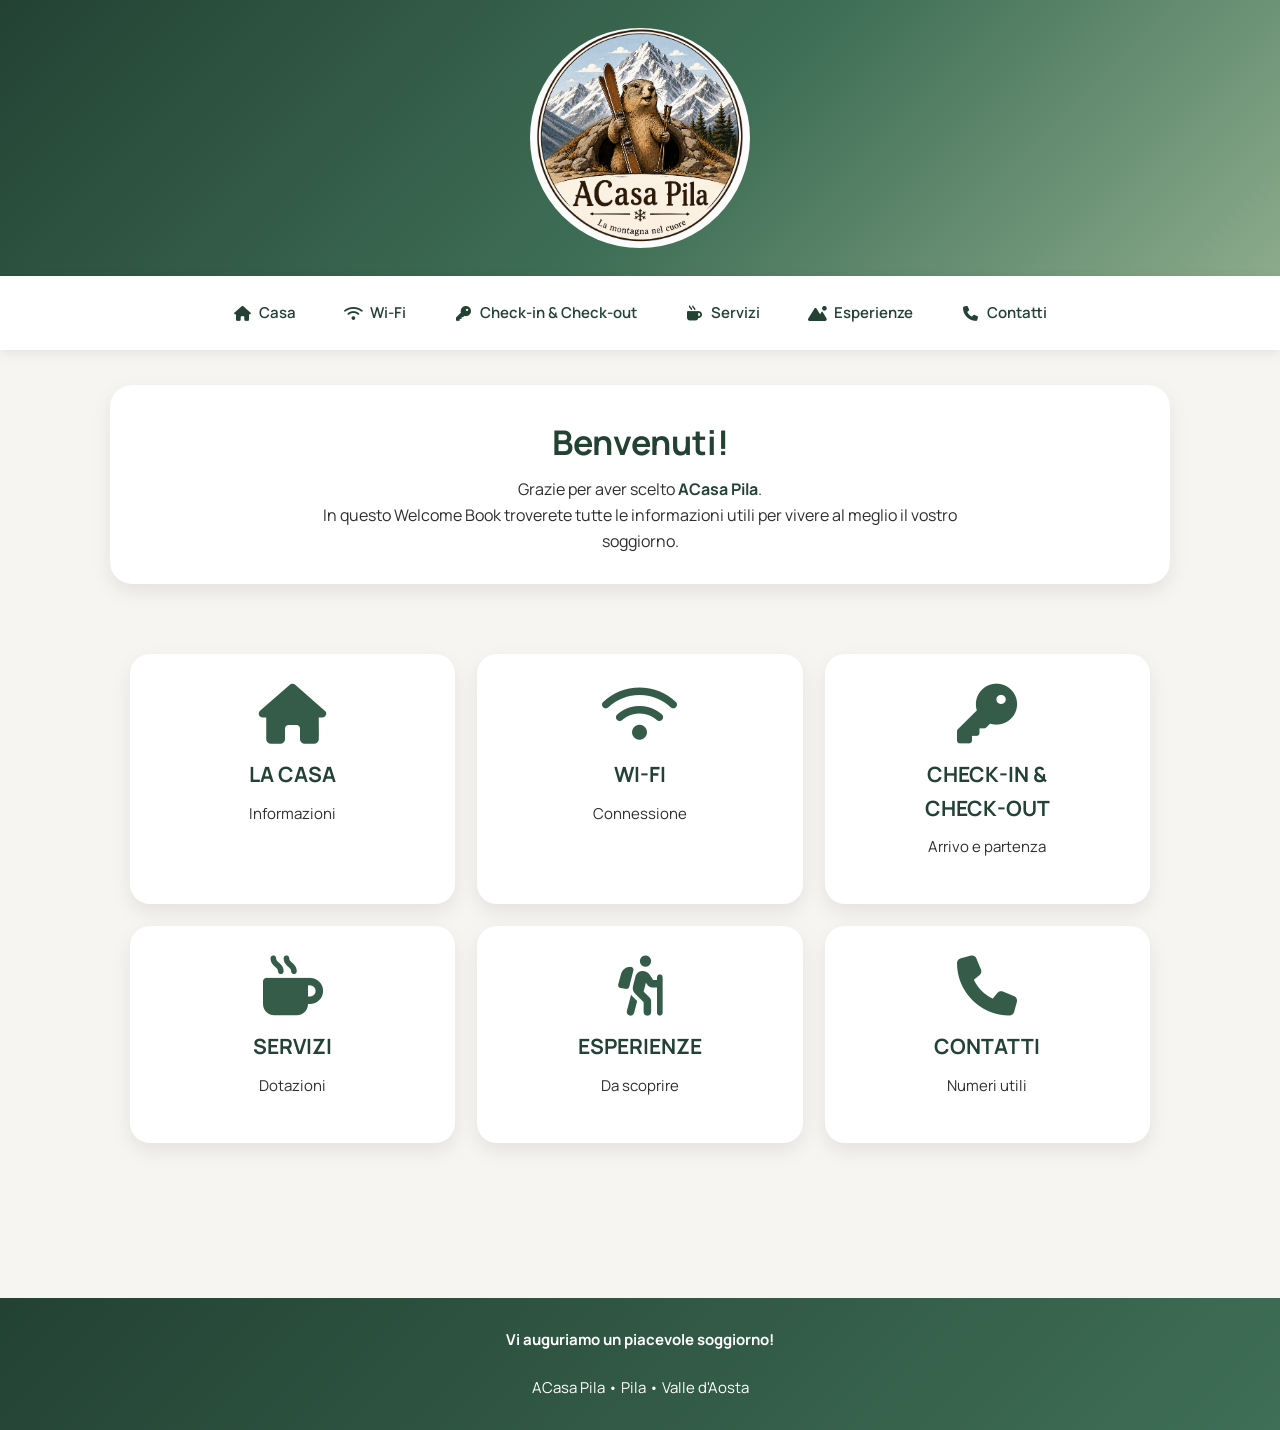
<file: index.html>
<!DOCTYPE html>
<html lang="it">

<head>

    <meta charset="UTF-8">
    <meta name="viewport" content="width=device-width, initial-scale=1.0">

    <title>ACasa Pila</title>

    <link rel="stylesheet" href="https://cdnjs.cloudflare.com/ajax/libs/font-awesome/6.5.2/css/all.min.css">
    <link rel="stylesheet" href="css/style.css">

</head>

<body>

<header>

    <a href="index.html">
        <img src="img/logo.jpg" class="logo" alt="ACasa Pila">
    </a>

</header>

<nav>

    <a href="casa.html">
        <i class="fa-solid fa-house"></i>
        Casa
    </a>

    <a href="wifi.html">
        <i class="fa-solid fa-wifi"></i>
        Wi-Fi
    </a>

    <a href="checkin-out.html">
        <i class="fa-solid fa-key"></i>
        Check-in & Check-out
    </a>

    <a href="servizi.html">
        <i class="fa-solid fa-mug-hot"></i>
        Servizi
    </a>

    <a href="esperienze.html">
        <i class="fa-solid fa-mountain-sun"></i>
        Esperienze
    </a>

    <a href="contatti.html">
        <i class="fa-solid fa-phone"></i>
        Contatti
    </a>

</nav>

<main>

<section class="hero">

    <h2>Benvenuti!</h2>

    <p>
        Grazie per aver scelto <strong>ACasa Pila</strong>.<br>
        In questo Welcome Book troverete tutte le informazioni utili
        per vivere al meglio il vostro soggiorno.
    </p>

</section>

<section class="cards">

    <a href="casa.html" class="card">

        <i class="fa-solid fa-house home-icon"></i>

        <h3>LA CASA</h3>

        <p>Informazioni</p>

    </a>

    <a href="wifi.html" class="card">

        <i class="fa-solid fa-wifi home-icon"></i>

        <h3>WI-FI</h3>

        <p>Connessione</p>

    </a>

    <a href="checkin-out.html" class="card">

        <i class="fa-solid fa-key home-icon"></i>

        <h3>CHECK-IN &<br>CHECK-OUT</h3>

        <p>Arrivo e partenza</p>

    </a>

    <a href="servizi.html" class="card">

        <i class="fa-solid fa-mug-hot home-icon"></i>

        <h3>SERVIZI</h3>

        <p>Dotazioni</p>

    </a>

    <a href="esperienze.html" class="card">

        <i class="fa-solid fa-person-hiking home-icon"></i>

        <h3>ESPERIENZE</h3>

        <p>Da scoprire</p>

    </a>

    <a href="contatti.html" class="card">

        <i class="fa-solid fa-phone home-icon"></i>

        <h3>CONTATTI</h3>

        <p>Numeri utili</p>

    </a>

</section>

</main>

<footer>

    <strong>Vi auguriamo un piacevole soggiorno!</strong><br><br>

    ACasa Pila • Pila • Valle d'Aosta

</footer>

</body>

</html>
</file>
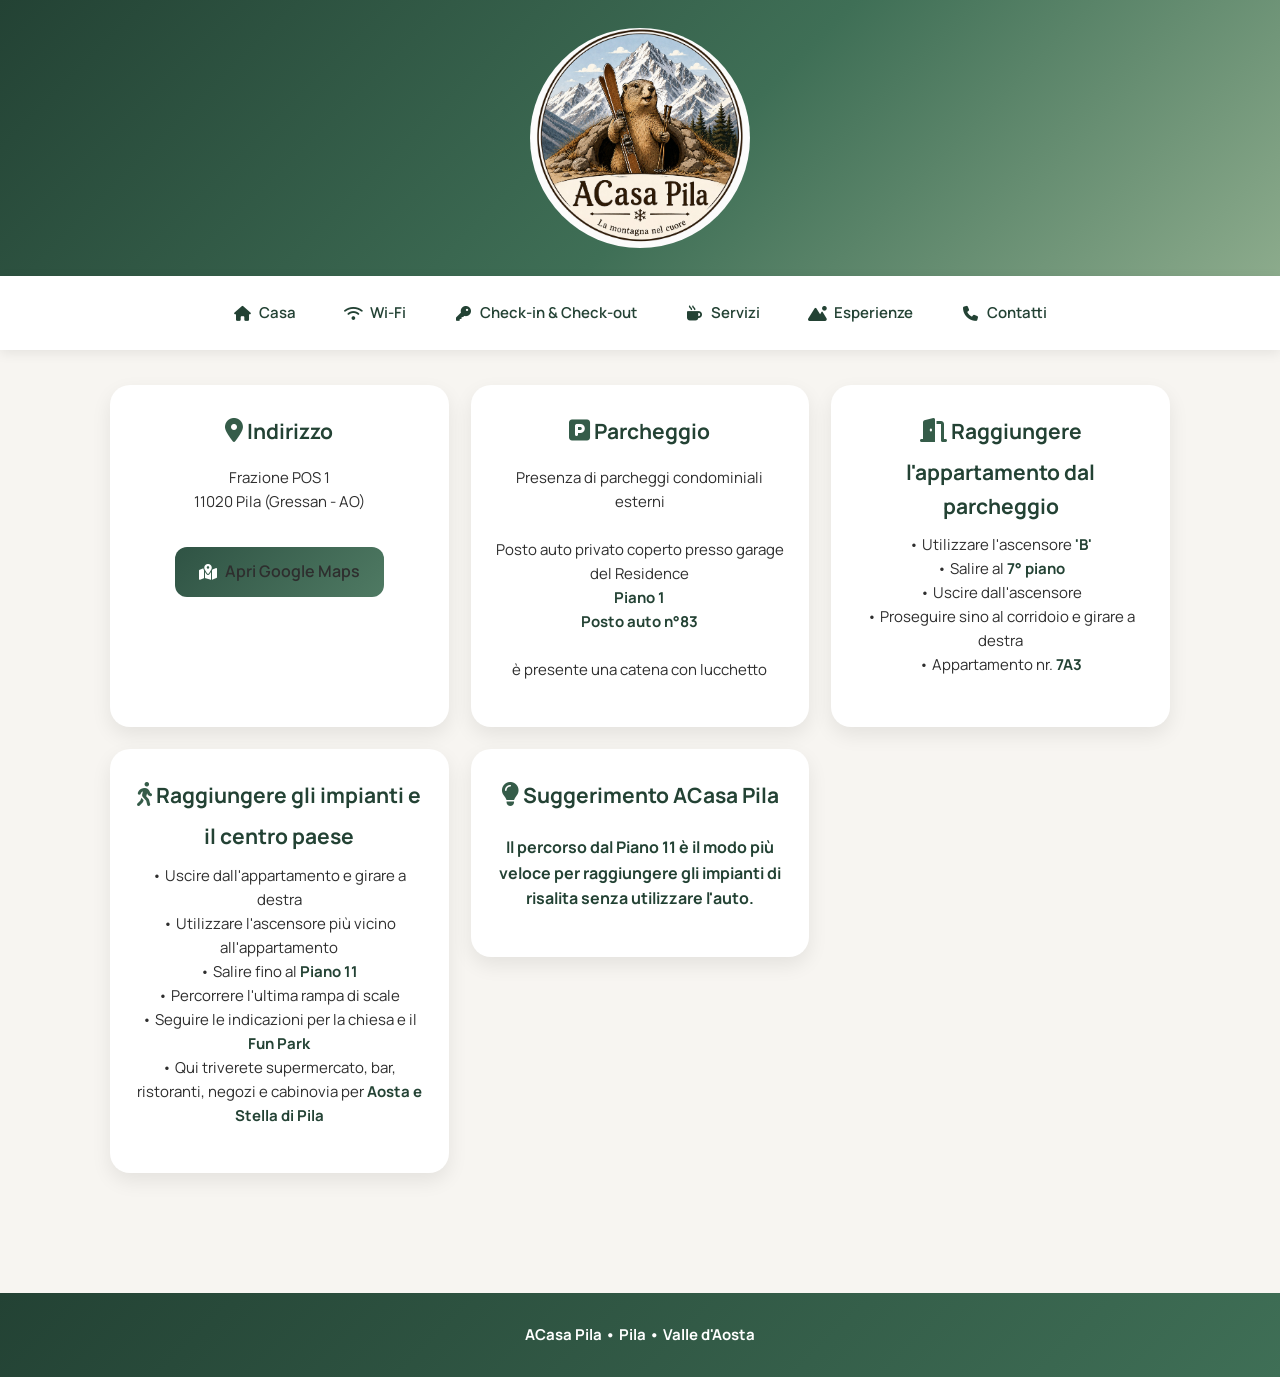
<file: casa.html>
<!DOCTYPE html>
<html lang="it">

<head>

<meta charset="UTF-8">
<meta name="viewport" content="width=device-width, initial-scale=1.0">

<title>La Casa | ACasa Pila</title>

<link rel="stylesheet" href="https://cdnjs.cloudflare.com/ajax/libs/font-awesome/6.5.2/css/all.min.css">
<link rel="stylesheet" href="css/style.css">

</head>

<body>

<header>

<a href="index.html">
<img src="img/logo.jpg" class="logo" alt="ACasa Pila">
</a>

</header>

<nav>

<a href="casa.html"><i class="fa-solid fa-house"></i> Casa</a>

<a href="wifi.html"><i class="fa-solid fa-wifi"></i> Wi-Fi</a>

<a href="checkin-out.html"><i class="fa-solid fa-key"></i> Check-in & Check-out</a>

<a href="servizi.html"><i class="fa-solid fa-mug-hot"></i> Servizi</a>

<a href="esperienze.html"><i class="fa-solid fa-mountain-sun"></i> Esperienze</a>

<a href="contatti.html"><i class="fa-solid fa-phone"></i> Contatti</a>

</nav>

<main>

<div class="cards">

<div class="card">

<h3><i class="fa-solid fa-location-dot"></i> Indirizzo</h3>

<p>

Frazione POS 1<br>
11020 Pila (Gressan - AO)

</p>

<a class="button"

href="https://maps.google.com/?q=Frazione+POS+1+Pila+Gressan"

target="_blank">

<i class="fa-solid fa-map-location-dot"></i>

Apri Google Maps

</a>

</div>

<div class="card">

<h3><i class="fa-solid fa-square-parking"></i> Parcheggio</h3>

<p>

Presenza di parcheggi condominiali esterni
  
<br><br>

Posto auto privato coperto presso garage del Residence

<br>

<strong>Piano 1</strong>

<br>

<strong>Posto auto n°83</strong>

<br><br>

è presente una catena con lucchetto

</p>

</div>

<div class="card">

<h3><i class="fa-solid fa-door-open"></i> Raggiungere l'appartamento dal parcheggio</h3>

<p>

• Utilizzare l'ascensore <strong>'B'</strong>

<br>

• Salire al <strong>7° piano</strong>

<br>

• Uscire dall'ascensore

<br>

• Proseguire sino al corridoio e girare a destra

<br>

• Appartamento nr. <strong>7A3</strong>

</p>

</div>

<div class="card">

<h3><i class="fa-solid fa-person-walking"></i> Raggiungere gli impianti e il centro paese</h3>

<p>

• Uscire dall'appartamento e girare a destra

<br>

• Utilizzare l'ascensore più vicino all'appartamento

<br>

• Salire fino al <strong>Piano 11</strong>

<br>

• Percorrere l'ultima rampa di scale

<br>

• Seguire le indicazioni per la chiesa e il <strong>Fun Park</strong>

<br>

• Qui triverete supermercato, bar, ristoranti, negozi e cabinovia per <strong>Aosta<strong> e <strong>Stella di Pila <strong>
  

</p>

</div>

<div class="card">

<h3><i class="fa-solid fa-lightbulb"></i> Suggerimento ACasa Pila</h3>

</p>

Il percorso dal <strong>Piano 11 <strong> è il modo più veloce per raggiungere gli impianti di risalita senza utilizzare l'auto.

</p>

</div>

</div>

</main>

<footer>

<strong>ACasa Pila • Pila • Valle d'Aosta</strong>

</footer>

</body>

</html>
</file>
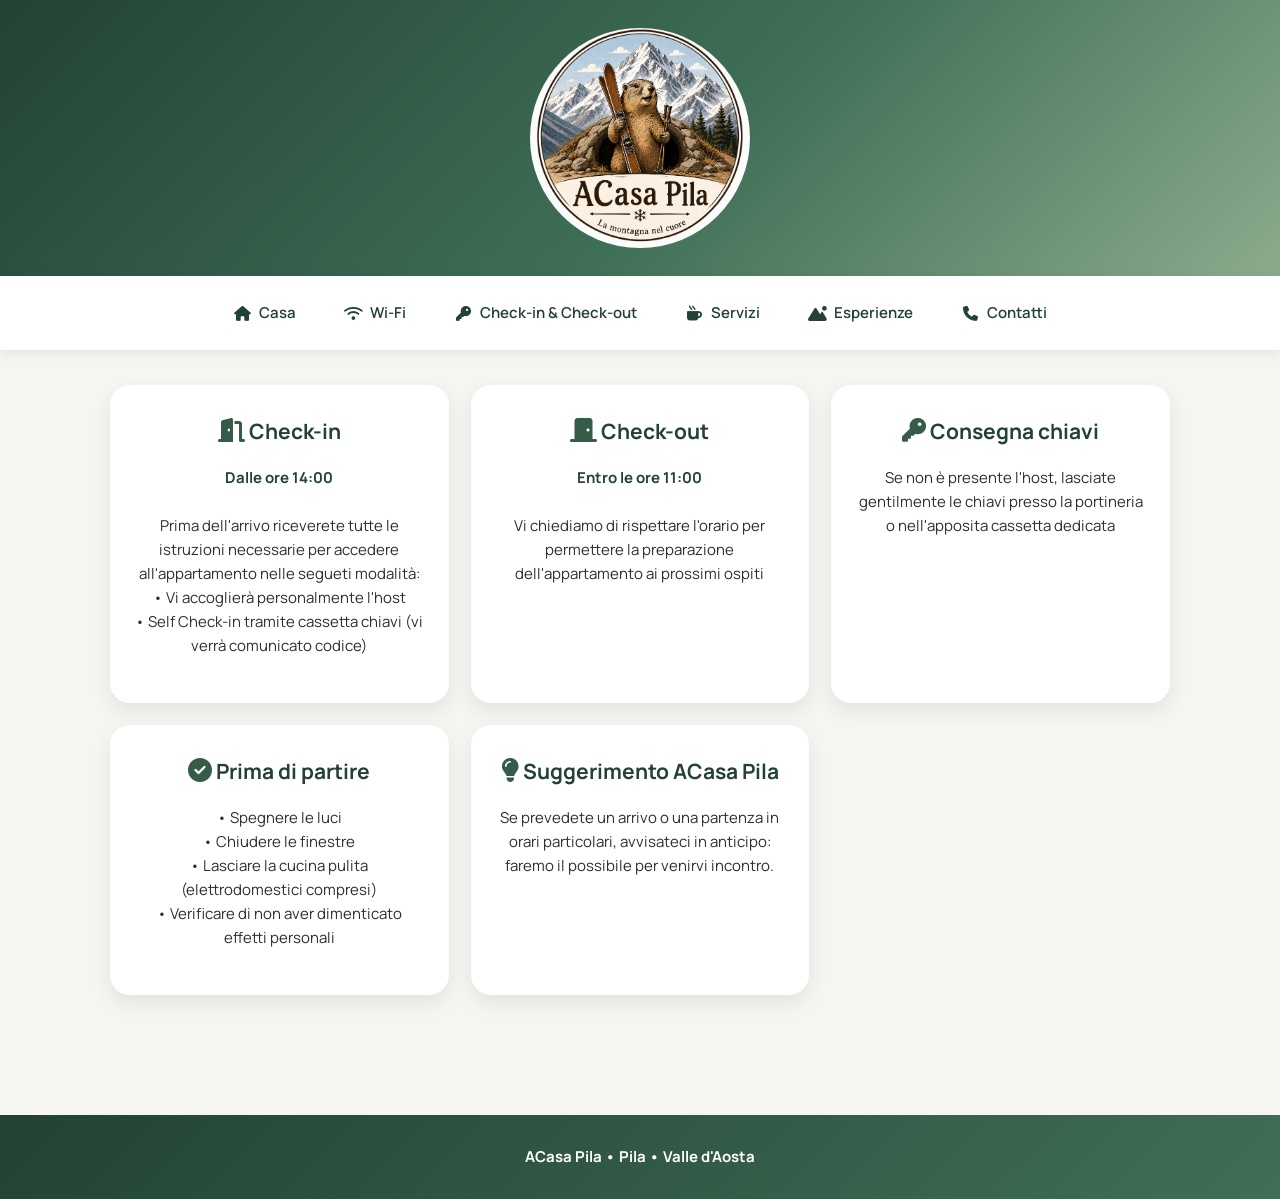
<file: checkin-out.html>
<!DOCTYPE html>
<html lang="it">

<head>

<meta charset="UTF-8">
<meta name="viewport" content="width=device-width, initial-scale=1.0">

<title>Check-in & Check-out | ACasa Pila</title>

<link rel="stylesheet" href="https://cdnjs.cloudflare.com/ajax/libs/font-awesome/6.5.2/css/all.min.css">
<link rel="stylesheet" href="css/style.css">

</head>

<body>

<header>

<a href="index.html">
<img src="img/logo.jpg" class="logo" alt="ACasa Pila">
</a>

</header>

<nav>

<a href="casa.html"><i class="fa-solid fa-house"></i> Casa</a>

<a href="wifi.html"><i class="fa-solid fa-wifi"></i> Wi-Fi</a>

<a href="checkin-out.html"><i class="fa-solid fa-key"></i> Check-in & Check-out</a>

<a href="servizi.html"><i class="fa-solid fa-mug-hot"></i> Servizi</a>

<a href="esperienze.html"><i class="fa-solid fa-mountain-sun"></i> Esperienze</a>

<a href="contatti.html"><i class="fa-solid fa-phone"></i> Contatti</a>

</nav>

<main>

<div class="cards">

<div class="card">

<h3><i class="fa-solid fa-door-open"></i> Check-in</h3>

<p>

<strong>Dalle ore 14:00</strong>

<br><br>

Prima dell'arrivo riceverete tutte le istruzioni necessarie per accedere all'appartamento nelle segueti modalità:

<br>

• Vi accoglierà personalmente l'host

<br>

• Self Check-in tramite cassetta chiavi (vi verrà comunicato codice)

</p>

</div>

<div class="card">

<h3><i class="fa-solid fa-door-closed"></i> Check-out</h3>

<p>

<strong>Entro le ore 11:00</strong>

<br><br>

Vi chiediamo di rispettare l'orario per permettere la preparazione dell'appartamento ai prossimi ospiti

</p>

</div>

<div class="card">

<h3><i class="fa-solid fa-key"></i> Consegna chiavi</h3>

<p>

Se non è presente l'host, lasciate gentilmente le chiavi presso la portineria o nell'apposita cassetta dedicata

</p>

</div>

<div class="card">

<h3><i class="fa-solid fa-circle-check"></i> Prima di partire</h3>

<p>

• Spegnere le luci

<br>

• Chiudere le finestre

<br>

• Lasciare la cucina pulita (elettrodomestici compresi)


<br>

• Verificare di non aver dimenticato effetti personali

</p>

</div>

<div class="card">

<h3><i class="fa-solid fa-lightbulb"></i> Suggerimento ACasa Pila</h3>

<p>

Se prevedete un arrivo o una partenza in orari particolari, avvisateci in anticipo: faremo il possibile per venirvi incontro.

</p>

</div>

</div>

</main>

<footer>

<strong>ACasa Pila • Pila • Valle d'Aosta</strong>

</footer>

</body>

</html>
</file>
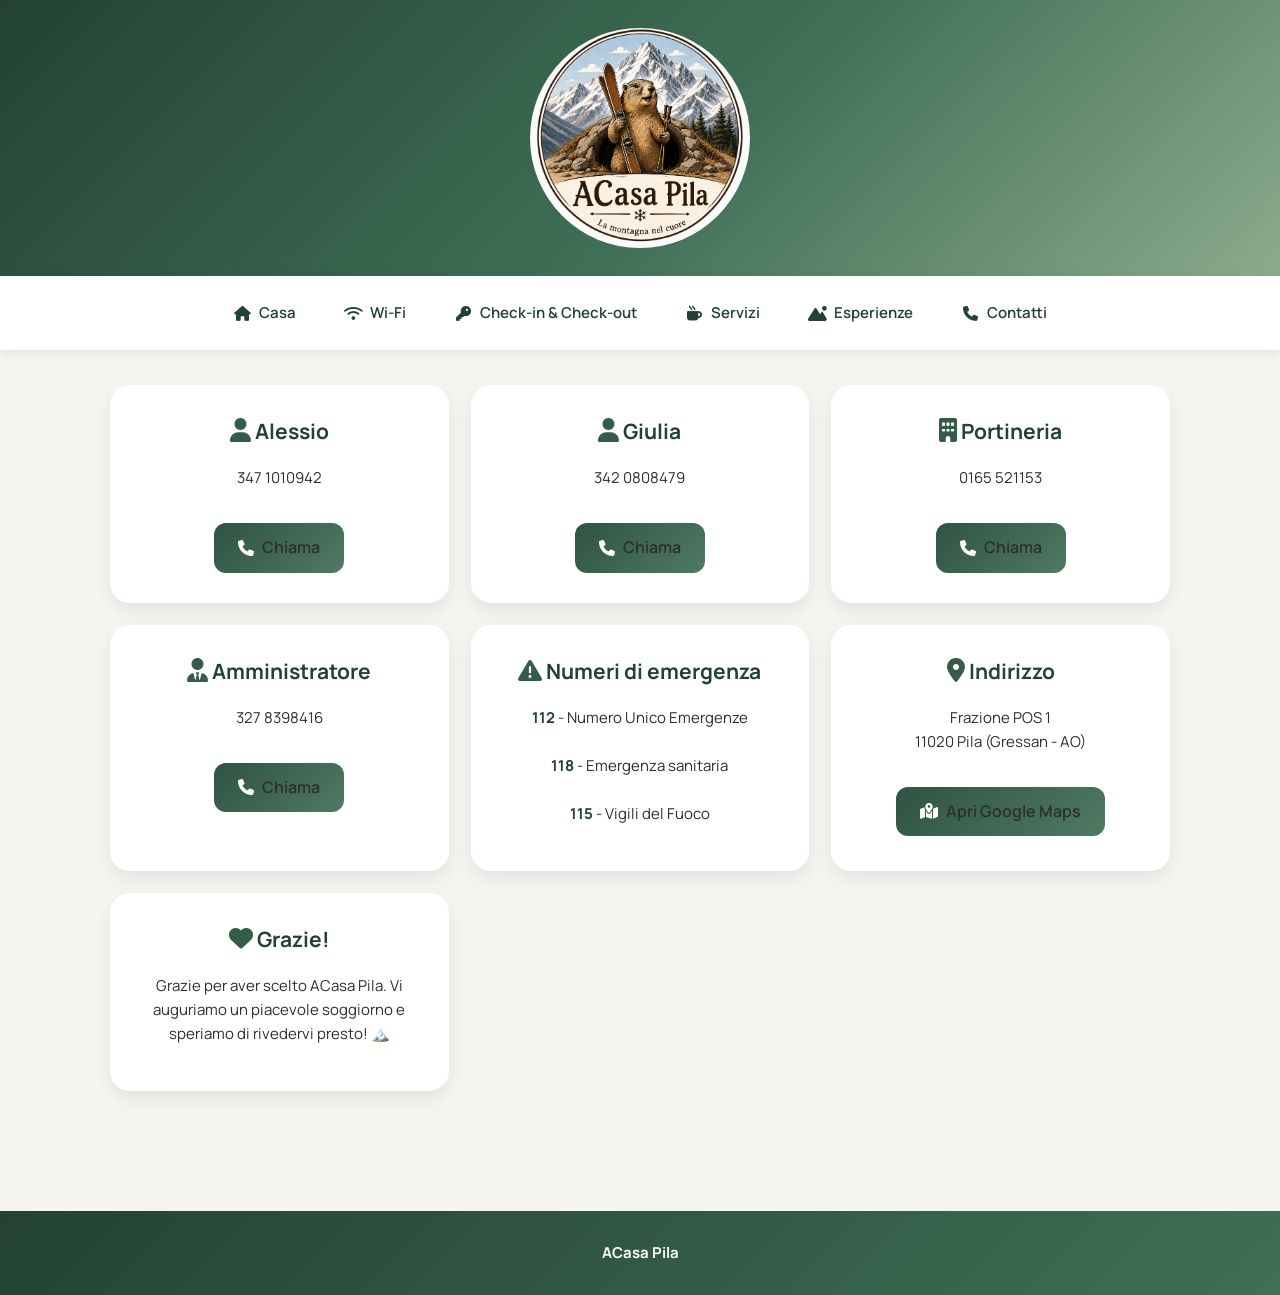
<file: contatti.html>
<!DOCTYPE html>
<html lang="it">

<head>

<meta charset="UTF-8">
<meta name="viewport" content="width=device-width, initial-scale=1.0">

<title>Contatti | ACasa Pila</title>

<link rel="stylesheet" href="https://cdnjs.cloudflare.com/ajax/libs/font-awesome/6.5.2/css/all.min.css">
<link rel="stylesheet" href="css/style.css">

</head>

<body>

<header>

<a href="index.html">
<img src="img/logo.jpg" class="logo" alt="ACasa Pila">
</a>

</header>

<nav>

<a href="casa.html"><i class="fa-solid fa-house"></i> Casa</a>

<a href="wifi.html"><i class="fa-solid fa-wifi"></i> Wi-Fi</a>

<a href="checkin-out.html"><i class="fa-solid fa-key"></i> Check-in & Check-out</a>

<a href="servizi.html"><i class="fa-solid fa-mug-hot"></i> Servizi</a>

<a href="esperienze.html"><i class="fa-solid fa-mountain-sun"></i> Esperienze</a>

<a href="contatti.html"><i class="fa-solid fa-phone"></i> Contatti</a>

</nav>

<main>

<div class="cards">

<div class="card">

<h3><i class="fa-solid fa-user"></i> Alessio</h3>

<p>

347 1010942

</p>

<a class="button" href="tel:+393471010942">

<i class="fa-solid fa-phone"></i>

Chiama

</a>

</div>

<div class="card">

<h3><i class="fa-solid fa-user"></i> Giulia</h3>

<p>

342 0808479

</p>

<a class="button" href="tel:+393420808479">

<i class="fa-solid fa-phone"></i>

Chiama

</a>

</div>

<div class="card">

<h3><i class="fa-solid fa-building"></i> Portineria</h3>

<p>

0165 521153

</p>

<a class="button" href="tel:+393420808479">

<i class="fa-solid fa-phone"></i>

Chiama

</a>

</div>

<div class="card">

<h3><i class="fa-solid fa-user-tie"></i> Amministratore</h3>

<p>

327 8398416

</p>

<a class="button" href="tel:+393420808479">

<i class="fa-solid fa-phone"></i>

Chiama

</a>

</div>

<div class="card">

<h3><i class="fa-solid fa-triangle-exclamation"></i> Numeri di emergenza</h3>

<p>

<strong>112</strong> - Numero Unico Emergenze

<br><br>

<strong>118</strong> - Emergenza sanitaria

<br><br>

<strong>115</strong> - Vigili del Fuoco

</p>

</div>

<div class="card">

<h3><i class="fa-solid fa-location-dot"></i> Indirizzo</h3>

<p>

Frazione POS 1

<br>

11020 Pila (Gressan - AO)

</p>

<a class="button"

href="https://maps.google.com/?q=Frazione+POS+1+Pila+Gressan"

target="_blank">

<i class="fa-solid fa-map-location-dot"></i>

Apri Google Maps

</a>

</div>

<div class="card">

<h3><i class="fa-solid fa-heart"></i> Grazie!</h3>

<p>

Grazie per aver scelto ACasa Pila.

Vi auguriamo un piacevole soggiorno e speriamo di rivedervi presto!

🏔️

</p>

</div>

</div>

</main>

<footer>

<strong>ACasa Pila</strong>

</footer>

</body>

</html>
</file>
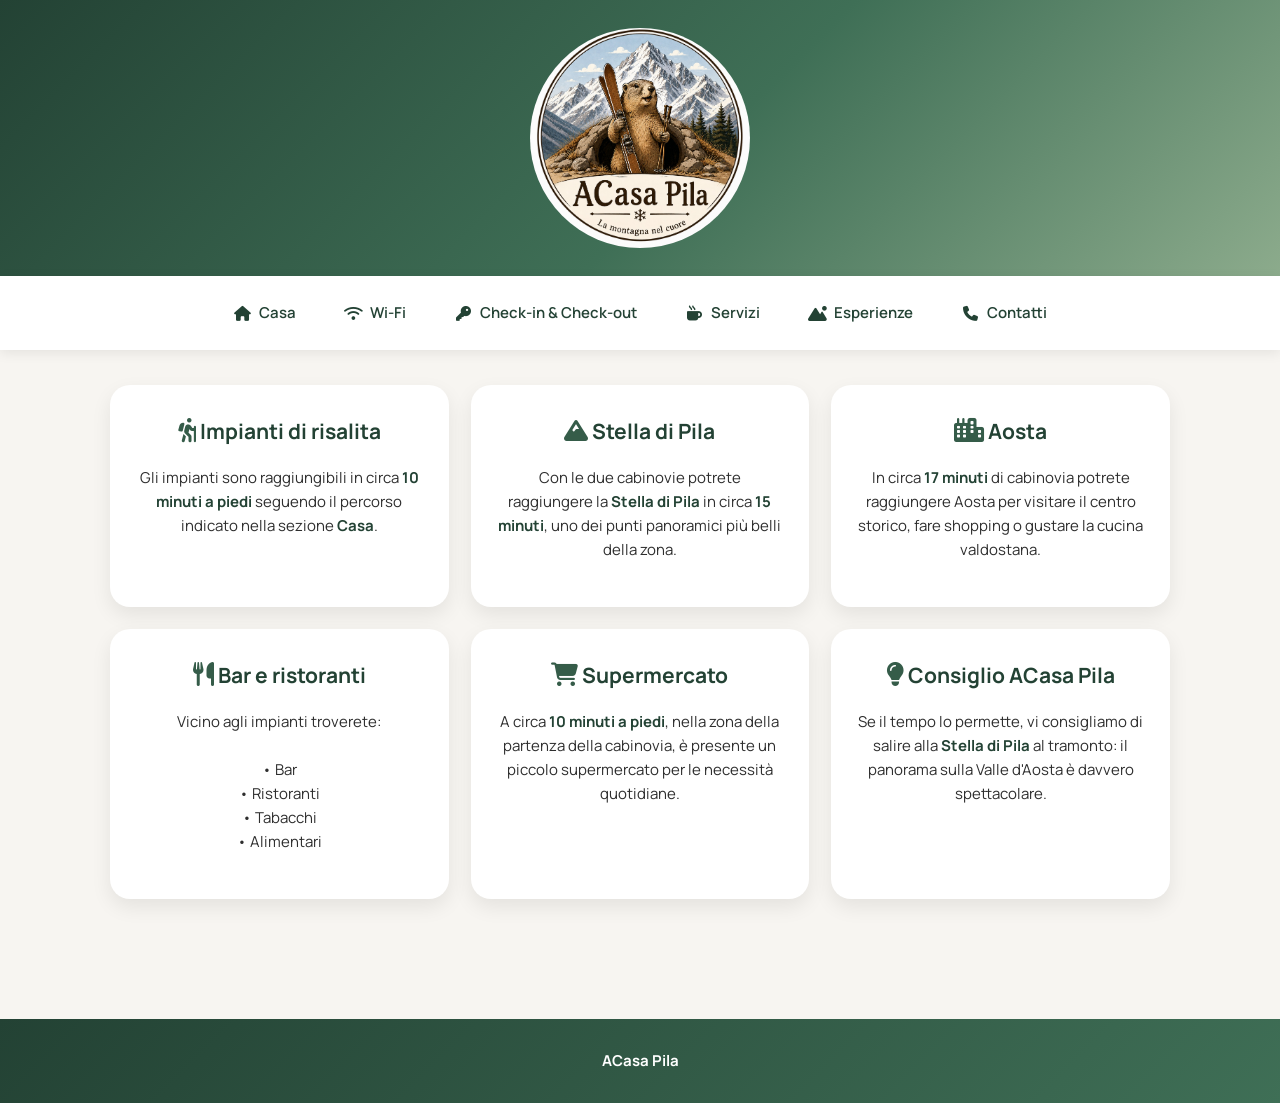
<file: esperienze.html>
<!DOCTYPE html>
<html lang="it">

<head>

<meta charset="UTF-8">
<meta name="viewport" content="width=device-width, initial-scale=1.0">

<title>Esperienze | ACasa Pila</title>

<link rel="stylesheet" href="https://cdnjs.cloudflare.com/ajax/libs/font-awesome/6.5.2/css/all.min.css">
<link rel="stylesheet" href="css/style.css">

</head>

<body>

<header>

<a href="index.html">
<img src="img/logo.jpg" class="logo" alt="ACasa Pila">
</a>

</header>

<nav>

<a href="casa.html"><i class="fa-solid fa-house"></i> Casa</a>

<a href="wifi.html"><i class="fa-solid fa-wifi"></i> Wi-Fi</a>

<a href="checkin-out.html"><i class="fa-solid fa-key"></i> Check-in & Check-out</a>

<a href="servizi.html"><i class="fa-solid fa-mug-hot"></i> Servizi</a>

<a href="esperienze.html"><i class="fa-solid fa-mountain-sun"></i> Esperienze</a>

<a href="contatti.html"><i class="fa-solid fa-phone"></i> Contatti</a>

</nav>

<main>

<div class="cards">

<div class="card">

<h3><i class="fa-solid fa-person-hiking"></i> Impianti di risalita</h3>

<p>

Gli impianti sono raggiungibili in circa <strong>10 minuti a piedi</strong> seguendo il percorso indicato nella sezione <strong>Casa</strong>.

</p>

</div>

<div class="card">

<h3><i class="fa-solid fa-mountain"></i> Stella di Pila</h3>

<p>

Con le due cabinovie potrete raggiungere la <strong>Stella di Pila</strong> in circa <strong>15 minuti</strong>, uno dei punti panoramici più belli della zona.

</p>

</div>

<div class="card">

<h3><i class="fa-solid fa-city"></i> Aosta</h3>

<p>

In circa <strong>17 minuti</strong> di cabinovia potrete raggiungere Aosta per visitare il centro storico, fare shopping o gustare la cucina valdostana.

</p>

</div>

<div class="card">

<h3><i class="fa-solid fa-utensils"></i> Bar e ristoranti</h3>

<p>

Vicino agli impianti troverete:

<br><br>

• Bar

<br>

• Ristoranti

<br>

• Tabacchi

<br>

• Alimentari

</p>

</div>

<div class="card">

<h3><i class="fa-solid fa-cart-shopping"></i> Supermercato</h3>

<p>

A circa <strong>10 minuti a piedi</strong>, nella zona della partenza della cabinovia, è presente un piccolo supermercato per le necessità quotidiane.

</p>

</div>

<div class="card">

<h3><i class="fa-solid fa-lightbulb"></i> Consiglio ACasa Pila</h3>

<p>

Se il tempo lo permette, vi consigliamo di salire alla <strong>Stella di Pila</strong> al tramonto: il panorama sulla Valle d'Aosta è davvero spettacolare.

</p>

</div>

</div>

</main>

<footer>

<strong>ACasa Pila</strong>

</footer>

</body>

</html>
</file>
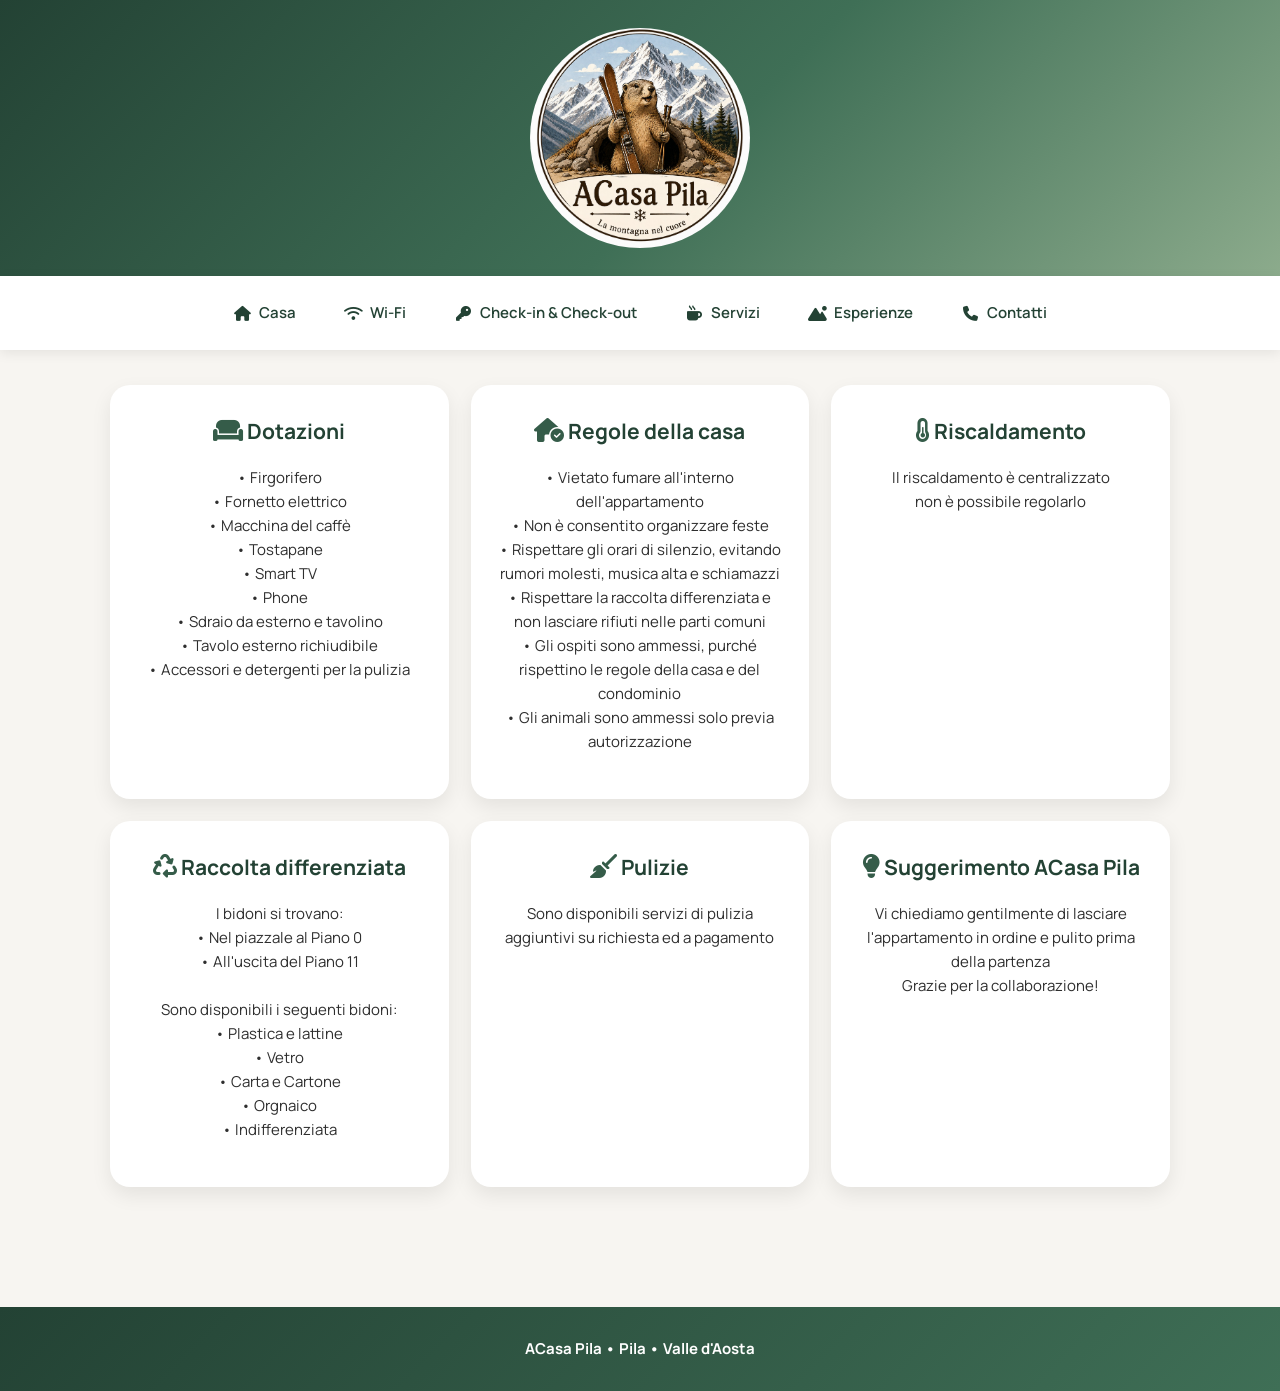
<file: servizi.html>
<!DOCTYPE html>
<html lang="it">

<head>

<meta charset="UTF-8">
<meta name="viewport" content="width=device-width, initial-scale=1.0">

<title>Servizi | ACasa Pila</title>

<link rel="stylesheet" href="https://cdnjs.cloudflare.com/ajax/libs/font-awesome/6.5.2/css/all.min.css">
<link rel="stylesheet" href="css/style.css">

</head>

<body>

<header>

<a href="index.html">
<img src="img/logo.jpg" class="logo" alt="ACasa Pila">
</a>

</header>

<nav>

<a href="casa.html"><i class="fa-solid fa-house"></i> Casa</a>

<a href="wifi.html"><i class="fa-solid fa-wifi"></i> Wi-Fi</a>

<a href="checkin-out.html"><i class="fa-solid fa-key"></i> Check-in & Check-out</a>

<a href="servizi.html"><i class="fa-solid fa-mug-hot"></i> Servizi</a>

<a href="esperienze.html"><i class="fa-solid fa-mountain-sun"></i> Esperienze</a>

<a href="contatti.html"><i class="fa-solid fa-phone"></i> Contatti</a>

</nav>

<main>

<div class="cards">

<div class="card">

<h3><i class="fa-solid fa-couch"></i> Dotazioni</h3>

<p>

• Firgorifero
  
<br>
  
• Fornetto elettrico

<br>

• Macchina del caffè

<br>

• Tostapane

<br>

• Smart TV

<br>

• Phone

<br>

• Sdraio da esterno e tavolino

<br>

• Tavolo esterno richiudibile

<br>

• Accessori e detergenti per la pulizia

</p>

</div>

<div class="card">

<h3><i class="fa-solid fa-house-circle-check"></i> Regole della casa</h3>

<p>

• Vietato fumare all'interno dell'appartamento

<br>

• Non è consentito organizzare feste

<br>

• Rispettare gli orari di silenzio, evitando rumori molesti, musica alta e schiamazzi

<br>

• Rispettare la raccolta differenziata e non lasciare rifiuti nelle parti comuni

<br>

• Gli ospiti sono ammessi, purché rispettino le regole della casa e del condominio

<br>

•  Gli animali sono ammessi solo previa autorizzazione

</p>

</div>

<div class="card">

<h3><i class="fa-solid fa-temperature-half"></i> Riscaldamento</h3>

<p>

Il riscaldamento è centralizzato

<br>

non è possibile regolarlo

</p>

</div>

<div class="card">

<h3><i class="fa-solid fa-recycle"></i> Raccolta differenziata</h3>

<p>

I bidoni si trovano:

<br>

• Nel piazzale al Piano 0

<br>

• All'uscita del Piano 11

<br><br>

Sono disponibili i seguenti bidoni:
<br>
• Plastica e lattine
<br>
• Vetro  
<br>
• Carta e Cartone
<br>
• Orgnaico
<br>
• Indifferenziata

</p>

</div>

<div class="card">

<h3><i class="fa-solid fa-broom"></i> Pulizie</h3>

<p>

Sono disponibili servizi di pulizia aggiuntivi su richiesta ed a pagamento

</p>

</div>

<div class="card">

<h3><i class="fa-solid fa-lightbulb"></i> Suggerimento ACasa Pila</h3>

<p>

Vi chiediamo gentilmente di lasciare l'appartamento in ordine e pulito prima della partenza

<br>

Grazie per la collaborazione!

</p>

</div>

</div>

</main>

<footer>

<strong>ACasa Pila • Pila • Valle d'Aosta</strong>

</footer>

</body>

</html>
</file>
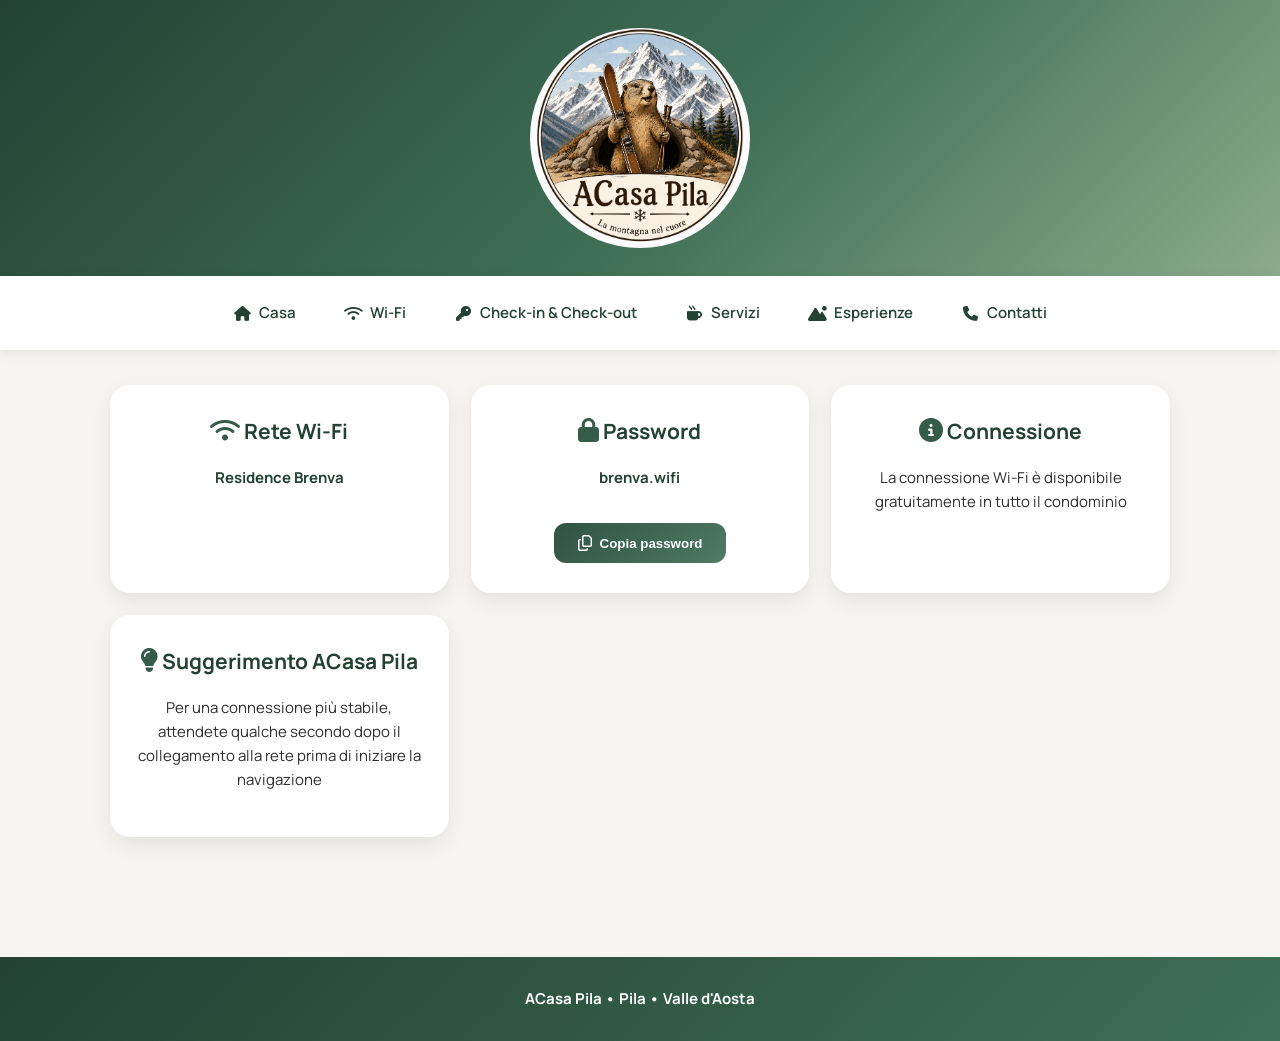
<file: wifi.html>
<!DOCTYPE html>
<html lang="it">

<head>

<meta charset="UTF-8">
<meta name="viewport" content="width=device-width, initial-scale=1.0">

<title>Wi-Fi | ACasa Pila</title>

<link rel="stylesheet" href="https://cdnjs.cloudflare.com/ajax/libs/font-awesome/6.5.2/css/all.min.css">
<link rel="stylesheet" href="css/style.css">

</head>

<body>

<header>

<a href="index.html">
<img src="img/logo.jpg" class="logo" alt="ACasa Pila">
</a>

</header>

<nav>

<a href="casa.html"><i class="fa-solid fa-house"></i> Casa</a>

<a href="wifi.html"><i class="fa-solid fa-wifi"></i> Wi-Fi</a>

<a href="checkin-out.html"><i class="fa-solid fa-key"></i> Check-in & Check-out</a>

<a href="servizi.html"><i class="fa-solid fa-mug-hot"></i> Servizi</a>

<a href="esperienze.html"><i class="fa-solid fa-mountain-sun"></i> Esperienze</a>

<a href="contatti.html"><i class="fa-solid fa-phone"></i> Contatti</a>

</nav>

<main>

<div class="cards">

<div class="card">

<h3><i class="fa-solid fa-wifi"></i> Rete Wi-Fi</h3>

<p>

<strong>Residence Brenva</strong>

</p>

</div>

<div class="card">

<h3><i class="fa-solid fa-lock"></i> Password</h3>

<p id="password">

<strong>brenva.wifi</strong>

</p>

<button class="button" onclick="copyPassword()">

<i class="fa-regular fa-copy"></i>

Copia password

</button>

</div>

<div class="card">

<h3><i class="fa-solid fa-circle-info"></i> Connessione</h3>

<p>

La connessione Wi-Fi è disponibile gratuitamente in tutto il condominio

</p>

</div>

<div class="card">

<h3><i class="fa-solid fa-lightbulb"></i> Suggerimento ACasa Pila</h3>

<p>

Per una connessione più stabile, attendete qualche secondo dopo il collegamento alla rete prima di iniziare la navigazione

</p>

</div>

</div>

</main>

<footer>

<strong>ACasa Pila • Pila • Valle d'Aosta</strong>

</footer>

<script src="js/script.js"></script>

</body>

</html>
</file>
<file: css/style.css>
/* ======================================================
   ACasa Pila - Welcome Book
====================================================== */

@import url('https://fonts.googleapis.com/css2?family=Manrope:wght@300;400;500;600;700;800&display=swap');

:root{

--green:#355C49;
--green-dark:#234234;
--green-light:#7EA487;
--cream:#F7F5F1;
--white:#FFFFFF;
--text:#2E2E2E;
--shadow:0 8px 20px rgba(0,0,0,.08);

}

*{
margin:0;
padding:0;
box-sizing:border-box;
}

html{
scroll-behavior:smooth;
}

body{

font-family:'Manrope',sans-serif;
background:var(--cream);
color:var(--text);
line-height:1.6;

}

/* ===========================
HEADER
=========================== */

header{

background:linear-gradient(
135deg,
#234234 0%,
#3f6f56 55%,
#8cab8c 100%
);

padding:28px;
text-align:center;
box-shadow:0 5px 15px rgba(0,0,0,.15);

}

header a{

display:flex;
justify-content:center;
align-items:center;
text-decoration:none;

}

/* ===========================
LOGO
=========================== */

.logo{

width:220px;
height:auto;
display:block;
margin:auto;
object-fit:contain;
background:transparent;
padding:0;
border-radius:50%;
box-shadow:none;
transition:.30s;

}

.logo:hover{

transform:scale(1.03);

}

/* ===========================
MENU
=========================== */

nav{

background:white;
display:flex;
justify-content:center;
align-items:center;
flex-wrap:wrap;
gap:12px;
padding:15px;
position:sticky;
top:0;
z-index:999;
box-shadow:0 3px 12px rgba(0,0,0,.08);

}

nav a{

display:flex;
align-items:center;
gap:8px;
padding:10px 18px;
border-radius:30px;
text-decoration:none;
color:var(--green-dark);
font-size:15px;
font-weight:600;
transition:.25s;

}

nav a i{

width:18px;
text-align:center;
color:var(--green-dark);
transition:.25s;

}

nav a:hover{

background:#EAF2EC;

}

nav a:hover i{

color:var(--green-dark);

}

nav a.active{

background:var(--green-dark);
color:white;

}

nav a.active i{

color:white !important;

}

/* ===========================
CONTENUTO
=========================== */

main{

max-width:1100px;
margin:auto;
padding:35px 20px 60px;

}

/* ===========================
HERO
=========================== */

.hero{

background:white;
padding:30px;
border-radius:22px;
box-shadow:var(--shadow);
text-align:center;
margin-bottom:35px;

}

.hero h2{

font-size:34px;
color:var(--green-dark);
margin-bottom:8px;

}

.hero p{

max-width:650px;
margin:auto;

}

/* ===========================
GRIGLIA
=========================== */

.cards{

display:grid;
grid-template-columns:repeat(auto-fit,minmax(260px,1fr));
gap:22px;

}

/* ===========================
CARD
=========================== */

.card{

background:white;
padding:30px 25px;
border-radius:20px;
box-shadow:var(--shadow);
text-align:center;
transition:.30s;
color:inherit;
text-decoration:none;

}

.card:hover{

transform:translateY(-6px);
box-shadow:0 15px 30px rgba(0,0,0,.15);

}

.cards a{

color:inherit;
text-decoration:none;

}

/* ===========================
ICONE
=========================== */

/* Pagine interne */

.card i{

font-size:24px;
color:var(--green);
margin-bottom:14px;

}

/* Home */

.home-icon{

font-size:60px !important;
color:var(--green);
margin-bottom:22px;

}

.card h3{

font-size:21px;
margin-bottom:10px;
color:var(--green-dark);

}

.card p{

font-size:15px;

}
/* ===========================
SEZIONI
=========================== */

section{

max-width:1100px;
margin:auto;
padding:35px 20px;

}

h1,h2,h3{

font-weight:700;

}

h3{

color:var(--green-dark);
margin-bottom:18px;

}

p{

margin-bottom:15px;

}

strong{

color:var(--green-dark);

}

/* ===========================
LISTE
=========================== */

ul{

padding-left:22px;
margin-top:10px;
margin-bottom:15px;

}

li{

margin-bottom:10px;

}

/* ===========================
BADGE
=========================== */

.badge{

display:inline-block;
padding:7px 14px;
border-radius:30px;
background:#EAF2EC;
color:var(--green-dark);
font-weight:600;
margin:5px;

}

/* ===========================
PULSANTI
=========================== */

.button{

display:inline-flex;
align-items:center;
justify-content:center;
gap:8px;

margin-top:18px;

padding:12px 24px;

background:linear-gradient(
135deg,
#2f5344,
#4f7a63
);

color:white;
text-decoration:none;
font-weight:600;

border-radius:12px;

transition:.25s;

border:none;

cursor:pointer;

}

.button:hover{

transform:translateY(-2px);

filter:brightness(1.05);

}

.button i{

color:white !important;

font-size:16px;

margin:0;

}

/* ===========================
INPUT
=========================== */

input{

width:100%;
padding:12px;
border-radius:10px;
border:1px solid #d9d9d9;
font-family:inherit;
font-size:15px;

}

/* ===========================
TABELLE
=========================== */

table{

width:100%;
border-collapse:collapse;
margin-top:20px;
background:white;
border-radius:15px;
overflow:hidden;
box-shadow:var(--shadow);

}

th{

background:var(--green-dark);
color:white;
padding:14px;

}

td{

padding:14px;
border-bottom:1px solid #ececec;

}

/* ===========================
BOX
=========================== */

.info-box{

background:#F2F8F4;
border-left:5px solid var(--green);
padding:18px;
border-radius:12px;
margin:20px 0;

}

.warning-box{

background:#FFF7E8;
border-left:5px solid #E5A100;
padding:18px;
border-radius:12px;
margin:20px 0;

}

/* ===========================
LINK
=========================== */

a{

color:inherit;
text-decoration:none;

}

a:hover{

text-decoration:none;

}

/* ===========================
IMMAGINI
=========================== */

img{

max-width:100%;
display:block;

}

/* ===========================
FOOTER
=========================== */

footer{

margin-top:60px;
padding:30px;

text-align:center;

background:linear-gradient(
135deg,
#234234,
#3f6f56
);

color:white;

font-size:15px;

}

footer strong{

color:white;

}

/* ===========================
RESPONSIVE
=========================== */

@media (max-width:900px){

.cards{

grid-template-columns:repeat(2,1fr);

}

}

@media (max-width:700px){

.logo{

width:170px;

}

nav{

gap:8px;
padding:12px;

}

nav a{

font-size:14px;
padding:8px 12px;

}

.hero{

padding:25px;

}

.hero h2{

font-size:28px;

}

.card{

padding:25px 20px;

}

.card i{

font-size:22px;

}

.home-icon{

font-size:48px !important;

}

.cards{

grid-template-columns:1fr;

}

}

@media (max-width:450px){

body{

font-size:15px;

}

nav a{

font-size:13px;
padding:8px 10px;

}

.hero h2{

font-size:24px;

}

.logo{

width:150px;

}

}

/* ===========================
FINE FILE
=========================== */
</file>
